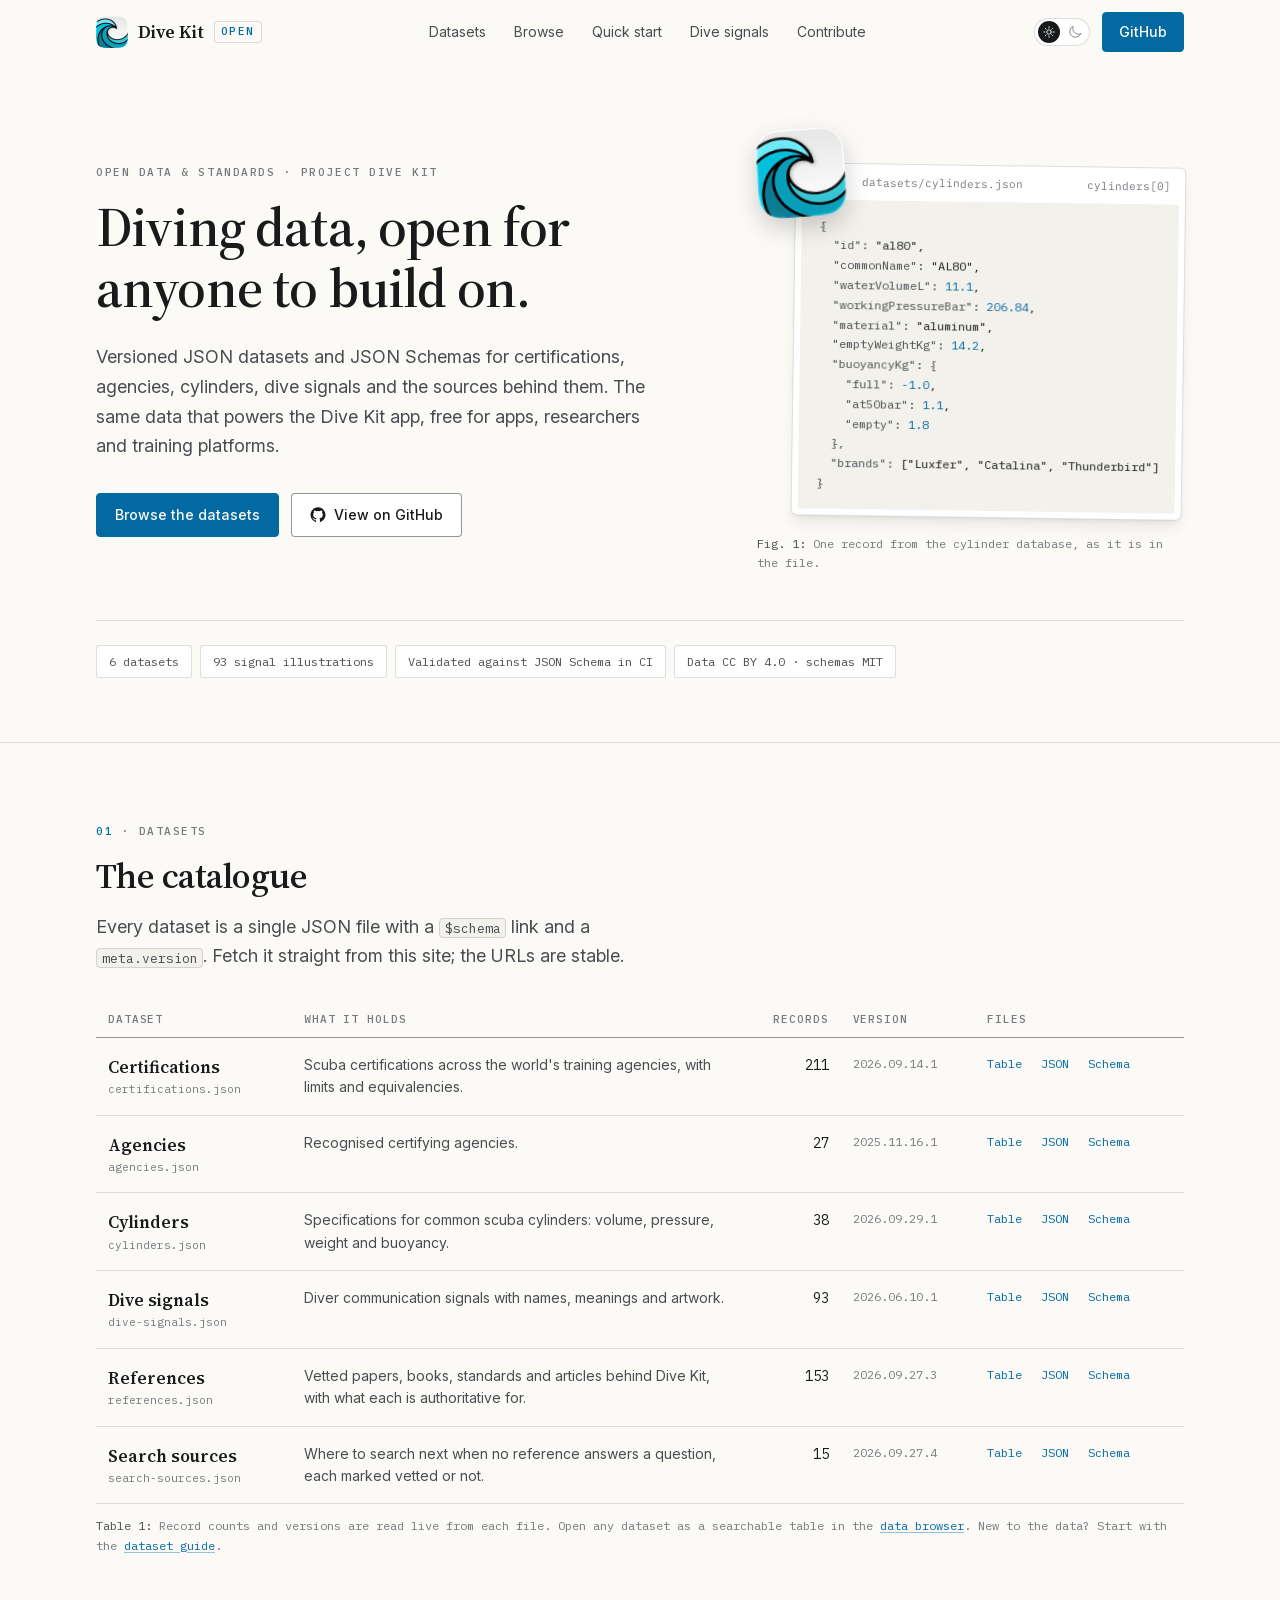
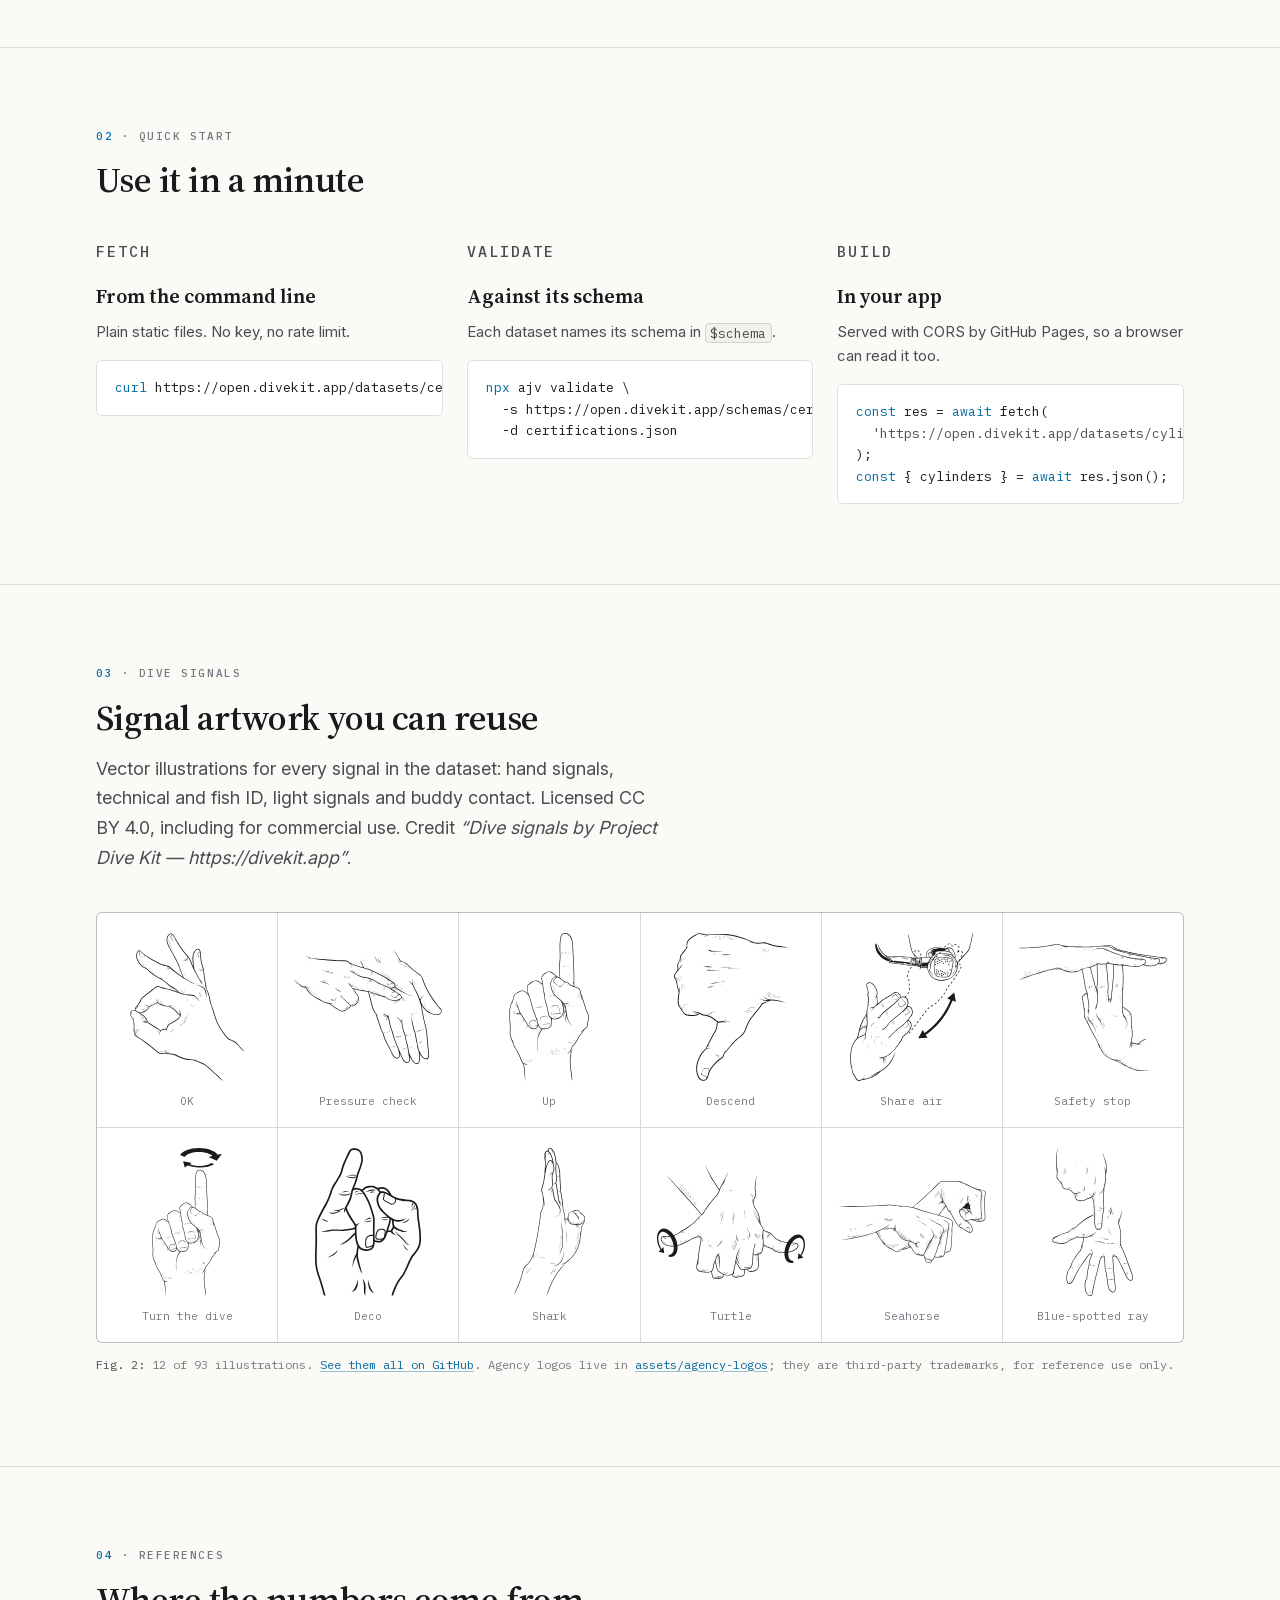
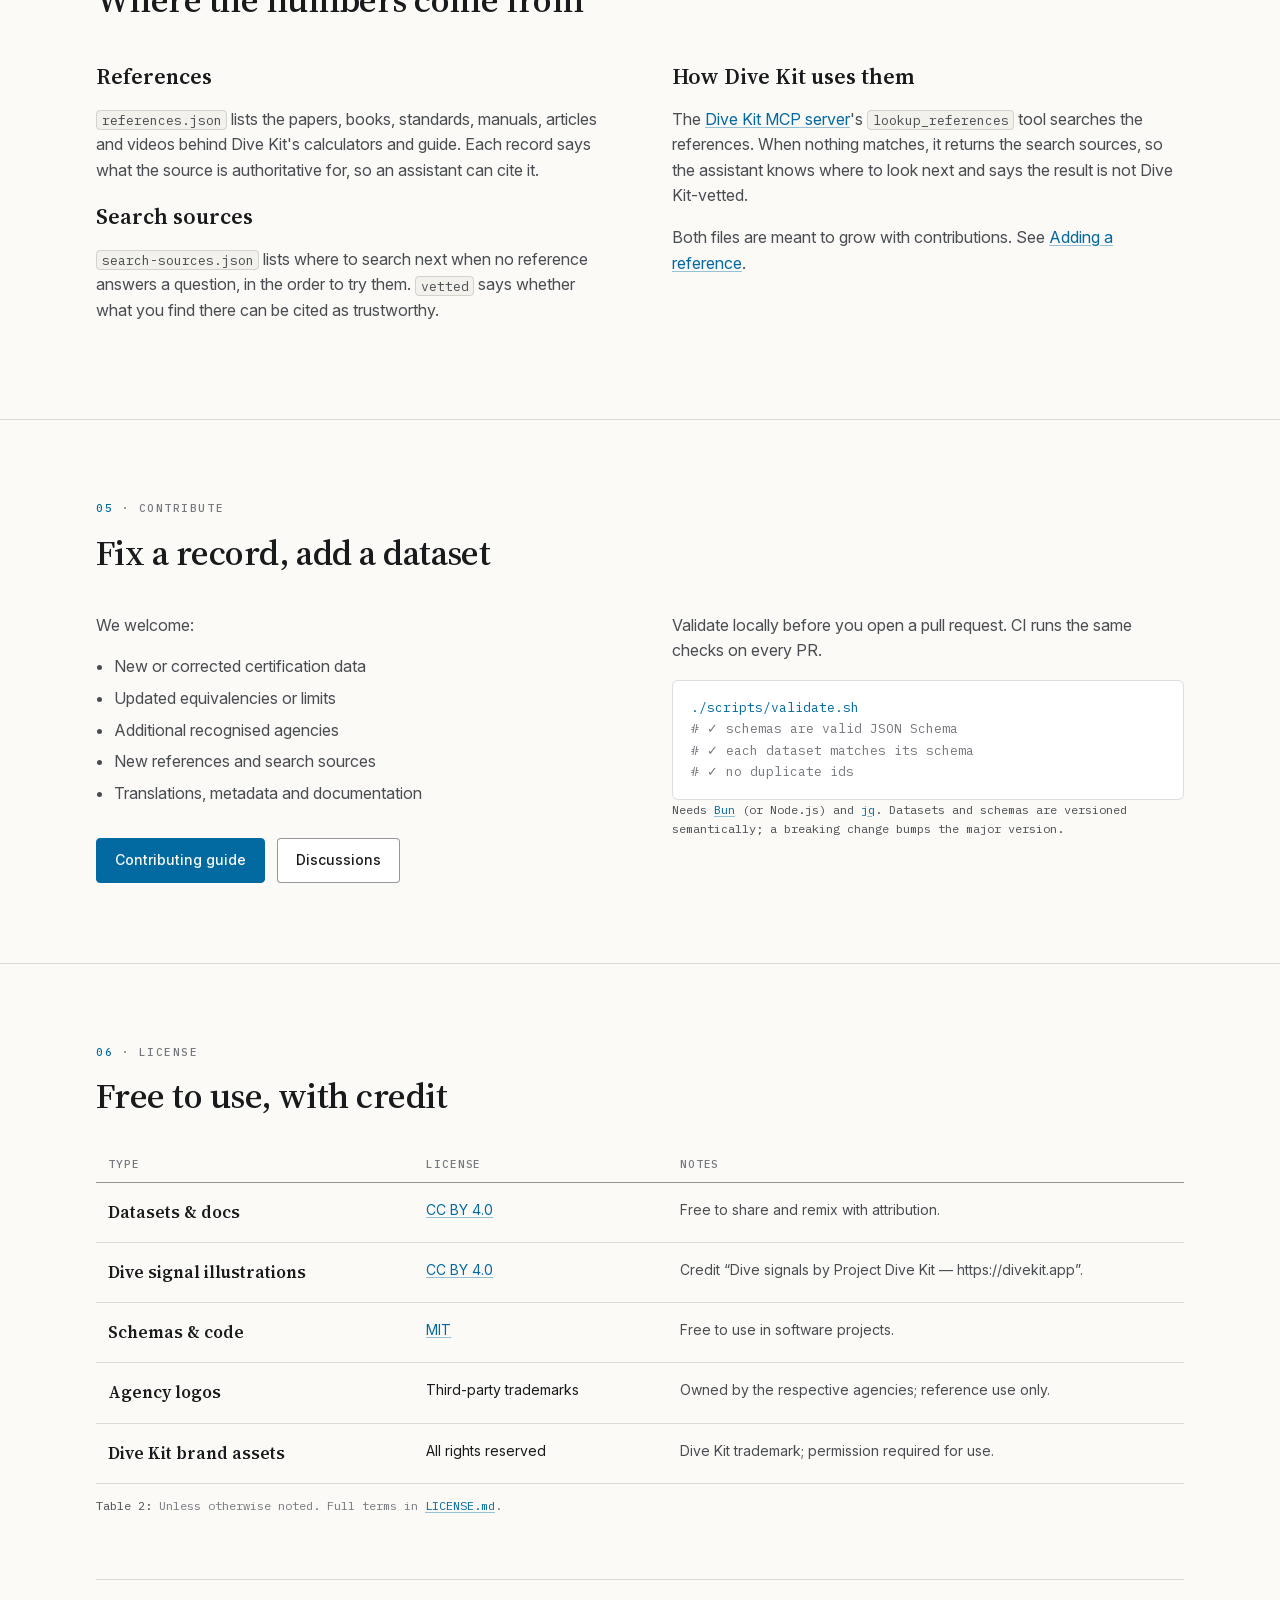
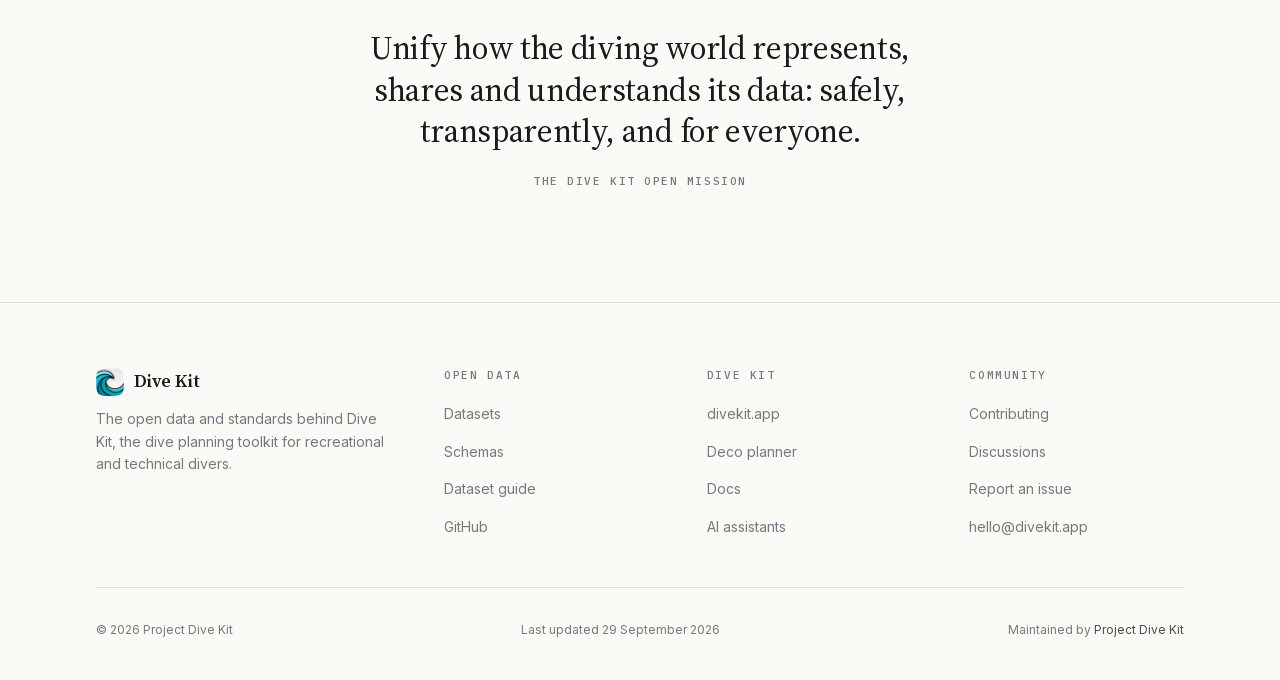
<file: index.html>
<!doctype html>
<html lang="en">
  <head>
    <meta charset="UTF-8" />
    <meta name="viewport" content="width=device-width, initial-scale=1.0" />
    <title>Dive Kit Open: open diving data and schemas</title>
    <meta
      name="description"
      content="Open, versioned JSON datasets and JSON Schemas for the diving community: certifications, agencies, cylinders, dive signals, references and search sources." />
    <meta name="theme-color" content="#fbfaf7" />
    <link rel="canonical" href="https://open.divekit.app/" />

    <link rel="icon" type="image/png" href="/assets/divekit/favicon.png" media="(prefers-color-scheme: light)" />
    <link rel="icon" type="image/png" href="/assets/divekit/favicon-dark.png" media="(prefers-color-scheme: dark)" />
    <link rel="apple-touch-icon" href="/assets/divekit/apple-touch-icon.png" />

    <meta property="og:title" content="Dive Kit Open: open diving data and schemas" />
    <meta property="og:description" content="Open data, schemas and public standards for the diving community." />
    <meta property="og:image" content="https://open.divekit.app/assets/divekit/logo-squircle-light.png" />
    <meta property="og:url" content="https://open.divekit.app/" />
    <meta property="og:type" content="website" />

    <!-- Apply the theme before first paint (site.js keeps it in sync afterwards) -->
    <script>
      (function () {
        var t = new URLSearchParams(location.search).get('theme');
        if (t === 'dark' || (t !== 'light' && matchMedia('(prefers-color-scheme: dark)').matches))
          document.documentElement.classList.add('dark');
      })();
    </script>
    <link rel="preload" href="/assets/fonts/InterVariable-latin.woff2" as="font" type="font/woff2" crossorigin />
    <link rel="preload" href="/assets/fonts/SourceSerif4Variable-latin.woff2" as="font" type="font/woff2" crossorigin />
    <link rel="stylesheet" href="/assets/site.css" />
    <style>
      section {
        padding: 3.5rem 0;
      }
      @media (min-width: 640px) {
        section {
          padding: 5rem 0;
        }
      }
      section + section {
        border-top: 1px solid var(--rule);
      }
      .section-head {
        display: grid;
        gap: 1rem;
        margin-bottom: 2.5rem;
      }
      .section-head h2 {
        font-size: 1.875rem;
      }
      @media (min-width: 640px) {
        .section-head h2 {
          font-size: 2.25rem;
        }
      }
      .section-head p {
        margin: 0;
      }

      .masthead-grid > *,
      .steps > *,
      .split > * {
        min-width: 0;
      }

      /* Masthead */
      .masthead {
        padding: 2.5rem 0 3rem;
      }
      @media (min-width: 640px) {
        .masthead {
          padding: 4rem 0 4rem;
        }
      }
      .masthead-grid {
        display: grid;
        gap: 3rem;
        align-items: center;
      }
      @media (min-width: 1024px) {
        .masthead-grid {
          grid-template-columns: 7fr 5fr;
          gap: 4rem;
        }
      }
      .masthead h1 {
        margin-top: 1rem;
        font-size: 2.5rem;
      }
      @media (min-width: 640px) {
        .masthead h1 {
          font-size: 3.25rem;
        }
      }
      @media (min-width: 1024px) {
        .masthead h1 {
          font-size: 3.5rem;
        }
      }
      .masthead .lead {
        margin: 1.5rem 0 0;
      }
      .actions {
        display: flex;
        flex-wrap: wrap;
        gap: 0.75rem;
        margin-top: 2rem;
      }

      .fig {
        margin: 0;
        max-width: 30rem;
        justify-self: center;
        width: 100%;
      }
      .fig-stage {
        position: relative;
        padding: 2.25rem 0 0 2.25rem;
      }
      .plate {
        border: 1px solid var(--rule);
        background: var(--paper-raised);
        border-radius: 6px;
        padding: 0.375rem;
        box-shadow: 0 10px 15px -3px rgb(0 0 0 / 0.08), 0 4px 6px -4px rgb(0 0 0 / 0.08);
        transform: rotate(0.8deg);
      }
      .plate pre {
        border: 0;
        background: var(--paper-tint);
        border-radius: 3px;
        font-size: 0.75rem;
      }
      .plate .file {
        display: flex;
        justify-content: space-between;
        padding: 0.25rem 0.5rem 0.5rem 3.75rem;
        font-family: var(--mono);
        font-size: 0.6875rem;
        color: var(--ink-muted);
      }
      pre .p {
        color: var(--ink-secondary);
      }
      pre .n {
        color: var(--accent);
      }
      .fig-icon {
        position: absolute;
        top: 0;
        left: 0;
        width: 5.5rem;
        height: 5.5rem;
        z-index: 1;
        transform: rotate(-4deg);
        filter: drop-shadow(0 10px 12px rgb(0 0 0 / 0.18));
      }
      .fig .figure-caption {
        margin-top: 1rem;
      }

      .chips {
        list-style: none;
        display: flex;
        flex-wrap: wrap;
        gap: 0.5rem;
        margin: 3rem 0 0;
        padding: 1.5rem 0 0;
        border-top: 1px solid var(--rule);
      }
      .chips a,
      .chips span {
        display: inline-block;
        border: 1px solid var(--rule);
        background: var(--paper-raised);
        border-radius: 3px;
        padding: 0.375rem 0.75rem;
        font-family: var(--mono);
        font-size: 0.75rem;
        color: var(--ink-secondary);
        text-decoration: none;
        transition: border-color 0.2s, color 0.2s;
      }
      .chips a:hover {
        border-color: var(--accent);
        color: var(--accent);
      }

      /* Dataset catalogue */
      .table-scroll {
        overflow-x: auto;
      }
      .data-table {
        width: 100%;
        min-width: 44rem;
        border-collapse: collapse;
        font-size: 0.875rem;
      }
      .data-table th {
        font-family: var(--mono);
        font-size: 0.6875rem;
        font-weight: 500;
        letter-spacing: 0.08em;
        text-transform: uppercase;
        text-align: left;
        color: var(--ink-muted);
        padding: 0 0.75rem 0.5rem;
        border-bottom: 1px solid var(--rule-strong);
      }
      .data-table td {
        padding: 1rem 0.75rem;
        border-bottom: 1px solid var(--rule);
        vertical-align: top;
      }
      .data-table .num {
        font-family: var(--mono);
        font-variant-numeric: tabular-nums;
        text-align: right;
        white-space: nowrap;
      }
      .data-table td.name {
        font-family: var(--serif);
        font-size: 1.0625rem;
        font-weight: 600;
        white-space: nowrap;
      }
      .data-table td.name small {
        display: block;
        font-family: var(--mono);
        font-size: 0.6875rem;
        font-weight: 400;
        color: var(--ink-muted);
      }
      .data-table td.desc {
        color: var(--ink-secondary);
        max-width: 40ch;
      }
      .data-table td.ver {
        font-family: var(--mono);
        font-size: 0.75rem;
        color: var(--ink-muted);
        white-space: nowrap;
      }
      .data-table td.links {
        white-space: nowrap;
        font-family: var(--mono);
        font-size: 0.75rem;
      }
      .data-table td.links a {
        text-decoration: none;
      }
      .data-table td.links a + a {
        margin-left: 0.75rem;
      }
      .table-note {
        margin-top: 0.75rem;
      }

      /* Quick start */
      .steps {
        display: grid;
        gap: 1.5rem;
      }
      @media (min-width: 900px) {
        .steps {
          grid-template-columns: repeat(3, minmax(0, 1fr));
        }
      }
      .step h3 {
        font-family: var(--serif);
        font-size: 1.25rem;
        font-weight: 600;
        margin: 0.5rem 0 0.5rem;
      }
      .step p {
        margin: 0 0 1rem;
        font-size: 0.9375rem;
        color: var(--ink-secondary);
      }

      /* Signals gallery: masked SVGs take the ink colour in both themes */
      .signals {
        display: grid;
        grid-template-columns: repeat(2, minmax(0, 1fr));
        gap: 1px;
        background: var(--rule);
        border: 1px solid var(--rule);
        border-radius: 6px;
        overflow: hidden;
        list-style: none;
        margin: 0;
        padding: 0;
      }
      @media (min-width: 640px) {
        .signals {
          grid-template-columns: repeat(4, minmax(0, 1fr));
        }
      }
      @media (min-width: 1024px) {
        .signals {
          grid-template-columns: repeat(6, minmax(0, 1fr));
        }
      }
      .signals li {
        background: var(--paper-raised);
        padding: 1.25rem 1rem 1rem;
        display: flex;
        flex-direction: column;
        align-items: center;
        gap: 0.75rem;
      }
      .signals i {
        display: block;
        width: 100%;
        aspect-ratio: 1;
        background: var(--ink);
        -webkit-mask: var(--src) center / contain no-repeat;
        mask: var(--src) center / contain no-repeat;
      }
      .signals span {
        font-family: var(--mono);
        font-size: 0.6875rem;
        color: var(--ink-muted);
        text-align: center;
      }

      /* Two-up prose blocks */
      .split {
        display: grid;
        gap: 2.5rem;
      }
      @media (min-width: 900px) {
        .split {
          grid-template-columns: 1fr 1fr;
          gap: 4rem;
        }
      }
      .split h3 {
        font-family: var(--serif);
        font-size: 1.375rem;
        font-weight: 600;
        margin: 0 0 0.75rem;
      }
      .split p,
      .split li {
        color: var(--ink-secondary);
      }
      .split p {
        margin: 0 0 1rem;
      }
      .split ul {
        padding-left: 1.125rem;
        margin: 0 0 1rem;
      }
      .split li {
        margin-bottom: 0.375rem;
      }

      .pull {
        margin: 0;
        padding: 3rem 0 0;
        border-top: 1px solid var(--rule);
        text-align: center;
      }
      .pull blockquote {
        margin: 0 auto;
        max-width: 34ch;
        font-family: var(--serif);
        font-size: 1.625rem;
        line-height: 1.3;
        font-style: normal;
        letter-spacing: -0.01em;
      }
      @media (min-width: 640px) {
        .pull blockquote {
          font-size: 2rem;
        }
      }
      .pull figcaption {
        margin-top: 1.25rem;
      }
    </style>
  </head>
  <body>
    <header class="site-header">
      <div class="wrap bar">
        <a class="brand" href="/" aria-label="Dive Kit Open home">
          <img class="logo-light" src="/assets/divekit/logo-squircle-light.png" alt="" width="32" height="32" />
          <img class="logo-dark" src="/assets/divekit/logo-squircle-dark.png" alt="" width="32" height="32" />
          <span class="brand-name">Dive Kit</span>
          <span class="brand-tag">Open</span>
        </a>
        <nav class="nav" aria-label="Sections">
          <a href="#datasets">Datasets</a>
          <a href="/view.html">Browse</a>
          <a href="#quick-start">Quick start</a>
          <a href="#signals">Dive signals</a>
          <a href="#contribute">Contribute</a>
        </nav>
        <div class="header-actions">
          <button class="theme-switch" role="switch" aria-checked="false" aria-label="Toggle dark mode">
            <span class="thumb"></span>
            <svg class="sun" fill="none" viewBox="0 0 24 24" stroke="currentColor" stroke-width="1.5" aria-hidden="true">
              <path stroke-linecap="round" stroke-linejoin="round" d="M12 3v2.25m6.364.386l-1.591 1.591M21 12h-2.25m-.386 6.364l-1.591-1.591M12 18.75V21m-4.773-4.227l-1.591 1.591M5.25 12H3m4.227-4.773L5.636 5.636M15.75 12a3.75 3.75 0 11-7.5 0 3.75 3.75 0 017.5 0z" />
            </svg>
            <svg class="moon" fill="none" viewBox="0 0 24 24" stroke="currentColor" stroke-width="1.5" aria-hidden="true">
              <path stroke-linecap="round" stroke-linejoin="round" d="M21.752 15.002A9.718 9.718 0 0118 15.75c-5.385 0-9.75-4.365-9.75-9.75 0-1.33.266-2.597.748-3.752A9.753 9.753 0 003 11.25C3 16.635 7.365 21 12.75 21a9.753 9.753 0 009.002-5.998z" />
            </svg>
          </button>
          <a class="btn" href="https://github.com/majani-plus/divekit-open-data">GitHub</a>
        </div>
      </div>
    </header>

    <main>
      <section class="masthead">
        <div class="wrap">
          <div class="masthead-grid">
            <div>
              <p class="eyebrow">Open data &amp; standards · Project Dive Kit</p>
              <h1 class="display">Diving data, open for anyone to build on.</h1>
              <p class="lead">
                Versioned JSON datasets and JSON Schemas for certifications, agencies, cylinders, dive signals and the
                sources behind them. The same data that powers the Dive Kit app, free for apps, researchers and
                training platforms.
              </p>
              <div class="actions">
                <a class="btn" href="/view.html">Browse the datasets</a>
                <a class="btn ghost" href="https://github.com/majani-plus/divekit-open-data">
                  <svg viewBox="0 0 24 24" fill="currentColor" aria-hidden="true">
                    <path d="M12 .5C5.73.5.75 5.48.75 11.75c0 4.97 3.22 9.18 7.69 10.67.56.1.77-.24.77-.54v-1.9c-3.13.68-3.79-1.51-3.79-1.51-.51-1.3-1.25-1.65-1.25-1.65-1.02-.7.08-.69.08-.69 1.13.08 1.72 1.16 1.72 1.16 1 1.72 2.63 1.22 3.28.93.1-.73.39-1.22.71-1.5-2.5-.28-5.13-1.25-5.13-5.57 0-1.23.44-2.24 1.16-3.03-.12-.28-.5-1.43.11-2.99 0 0 .95-.3 3.1 1.16a10.7 10.7 0 0 1 5.64 0c2.15-1.46 3.1-1.16 3.1-1.16.61 1.56.23 2.71.11 2.99.72.79 1.16 1.8 1.16 3.03 0 4.33-2.64 5.28-5.15 5.56.4.35.76 1.03.76 2.08v3.09c0 .3.2.65.78.54 4.46-1.49 7.68-5.7 7.68-10.67C23.25 5.48 18.27.5 12 .5z" />
                  </svg>
                  View on GitHub
                </a>
              </div>
            </div>

            <figure class="fig">
              <div class="fig-stage">
                <img class="fig-icon logo-light" src="/assets/divekit/logo-squircle-light.png" alt="" width="88" height="88" />
                <img class="fig-icon logo-dark" src="/assets/divekit/logo-squircle-dark.png" alt="" width="88" height="88" />
                <div class="plate">
                  <div class="file"><span>datasets/cylinders.json</span><span>cylinders[0]</span></div>
<pre><span class="p">{</span>
  <span class="p">"id":</span> "al80",
  <span class="p">"commonName":</span> "AL80",
  <span class="p">"waterVolumeL":</span> <span class="n">11.1</span>,
  <span class="p">"workingPressureBar":</span> <span class="n">206.84</span>,
  <span class="p">"material":</span> "aluminum",
  <span class="p">"emptyWeightKg":</span> <span class="n">14.2</span>,
  <span class="p">"buoyancyKg":</span> <span class="p">{</span>
    <span class="p">"full":</span> <span class="n">-1.0</span>,
    <span class="p">"at50bar":</span> <span class="n">1.1</span>,
    <span class="p">"empty":</span> <span class="n">1.8</span>
  <span class="p">},</span>
  <span class="p">"brands":</span> ["Luxfer", "Catalina", "Thunderbird"]
<span class="p">}</span></pre>
                </div>
              </div>
              <figcaption class="figure-caption"><b>Fig. 1:</b> One record from the cylinder database, as it is in the file.</figcaption>
            </figure>
          </div>

          <ul class="chips">
            <li><a href="#datasets">6 datasets</a></li>
            <li><a href="#signals">93 signal illustrations</a></li>
            <li><a href="#contribute">Validated against JSON Schema in CI</a></li>
            <li><a href="#license">Data CC BY 4.0 · schemas MIT</a></li>
          </ul>
        </div>
      </section>

      <section id="datasets">
        <div class="wrap">
          <div class="section-head">
            <p class="eyebrow"><span class="num">01</span> · Datasets</p>
            <h2 class="display">The catalogue</h2>
            <p class="lead">
              Every dataset is a single JSON file with a <code>$schema</code> link and a <code>meta.version</code>. Fetch
              it straight from this site; the URLs are stable.
            </p>
          </div>

          <div class="table-scroll">
            <table class="data-table">
              <thead>
                <tr>
                  <th>Dataset</th>
                  <th>What it holds</th>
                  <th class="num">Records</th>
                  <th>Version</th>
                  <th>Files</th>
                </tr>
              </thead>
              <tbody>
                <tr data-file="certifications" data-key="certifications">
                  <td class="name">Certifications<small>certifications.json</small></td>
                  <td class="desc">Scuba certifications across the world's training agencies, with limits and equivalencies.</td>
                  <td class="num" data-count>—</td>
                  <td class="ver" data-version>—</td>
                  <td class="links">
                    <a href="/view.html?d=certifications">Table</a>
                    <a href="/datasets/certifications.json">JSON</a>
                    <a href="/schemas/certifications/dive-certifications.schema.v1.0.0.json">Schema</a>
                  </td>
                </tr>
                <tr data-file="agencies" data-key="agencies">
                  <td class="name">Agencies<small>agencies.json</small></td>
                  <td class="desc">Recognised certifying agencies.</td>
                  <td class="num" data-count>—</td>
                  <td class="ver" data-version>—</td>
                  <td class="links">
                    <a href="/view.html?d=agencies">Table</a>
                    <a href="/datasets/agencies.json">JSON</a>
                    <a href="/schemas/agencies/agencies.schema.v1.0.0.json">Schema</a>
                  </td>
                </tr>
                <tr data-file="cylinders" data-key="cylinders">
                  <td class="name">Cylinders<small>cylinders.json</small></td>
                  <td class="desc">Specifications for common scuba cylinders: volume, pressure, weight and buoyancy.</td>
                  <td class="num" data-count>—</td>
                  <td class="ver" data-version>—</td>
                  <td class="links">
                    <a href="/view.html?d=cylinders">Table</a>
                    <a href="/datasets/cylinders.json">JSON</a>
                    <a href="/schemas/cylinders/cylinders.schema.v1.0.0.json">Schema</a>
                  </td>
                </tr>
                <tr data-file="dive-signals" data-key="signals">
                  <td class="name">Dive signals<small>dive-signals.json</small></td>
                  <td class="desc">Diver communication signals with names, meanings and artwork.</td>
                  <td class="num" data-count>—</td>
                  <td class="ver" data-version>—</td>
                  <td class="links">
                    <a href="/view.html?d=dive-signals">Table</a>
                    <a href="/datasets/dive-signals.json">JSON</a>
                    <a href="/schemas/dive-signals/dive-signals.schema.v1.0.0.json">Schema</a>
                  </td>
                </tr>
                <tr data-file="references" data-key="references">
                  <td class="name">References<small>references.json</small></td>
                  <td class="desc">Vetted papers, books, standards and articles behind Dive Kit, with what each is authoritative for.</td>
                  <td class="num" data-count>—</td>
                  <td class="ver" data-version>—</td>
                  <td class="links">
                    <a href="/view.html?d=references">Table</a>
                    <a href="/datasets/references.json">JSON</a>
                    <a href="/schemas/references/references.schema.v1.1.0.json">Schema</a>
                  </td>
                </tr>
                <tr data-file="search-sources" data-key="sources">
                  <td class="name">Search sources<small>search-sources.json</small></td>
                  <td class="desc">Where to search next when no reference answers a question, each marked vetted or not.</td>
                  <td class="num" data-count>—</td>
                  <td class="ver" data-version>—</td>
                  <td class="links">
                    <a href="/view.html?d=search-sources">Table</a>
                    <a href="/datasets/search-sources.json">JSON</a>
                    <a href="/schemas/search-sources/search-sources.schema.v1.0.0.json">Schema</a>
                  </td>
                </tr>
              </tbody>
            </table>
          </div>
          <p class="figure-caption table-note">
            <b>Table 1:</b> Record counts and versions are read live from each file. Open any dataset as a
            searchable table in the <a href="/view.html">data browser</a>. New to the data? Start with the
            <a href="https://github.com/majani-plus/divekit-open-data/blob/main/docs/DATASETS.md">dataset guide</a>.
          </p>
        </div>
      </section>

      <section id="quick-start">
        <div class="wrap">
          <div class="section-head">
            <p class="eyebrow"><span class="num">02</span> · Quick start</p>
            <h2 class="display">Use it in a minute</h2>
          </div>
          <div class="steps">
            <div class="step">
              <p class="eyebrow">Fetch</p>
              <h3>From the command line</h3>
              <p>Plain static files. No key, no rate limit.</p>
<pre><span class="k">curl</span> https://open.divekit.app/datasets/certifications.json</pre>
            </div>
            <div class="step">
              <p class="eyebrow">Validate</p>
              <h3>Against its schema</h3>
              <p>Each dataset names its schema in <code>$schema</code>.</p>
<pre><span class="k">npx</span> ajv validate \
  -s https://open.divekit.app/schemas/certifications/dive-certifications.schema.v1.0.0.json \
  -d certifications.json</pre>
            </div>
            <div class="step">
              <p class="eyebrow">Build</p>
              <h3>In your app</h3>
              <p>Served with CORS by GitHub Pages, so a browser can read it too.</p>
<pre><span class="k">const</span> res = <span class="k">await</span> fetch(
  <span class="p">'https://open.divekit.app/datasets/cylinders.json'</span>
);
<span class="k">const</span> { cylinders } = <span class="k">await</span> res.json();</pre>
            </div>
          </div>
        </div>
      </section>

      <section id="signals">
        <div class="wrap">
          <div class="section-head">
            <p class="eyebrow"><span class="num">03</span> · Dive signals</p>
            <h2 class="display">Signal artwork you can reuse</h2>
            <p class="lead">
              Vector illustrations for every signal in the dataset: hand signals, technical and fish ID, light signals
              and buddy contact. Licensed CC BY 4.0, including for commercial use. Credit
              <em>“Dive signals by Project Dive Kit — https://divekit.app”</em>.
            </p>
          </div>
          <ul class="signals">
            <li><i style="--src: url(/assets/dive-signals/hand/core/ok.svg)"></i><span>OK</span></li>
            <li><i style="--src: url(/assets/dive-signals/hand/core/pressure-check.svg)"></i><span>Pressure check</span></li>
            <li><i style="--src: url(/assets/dive-signals/hand/core/up.svg)"></i><span>Up</span></li>
            <li><i style="--src: url(/assets/dive-signals/hand/core/descend-go-down.svg)"></i><span>Descend</span></li>
            <li><i style="--src: url(/assets/dive-signals/hand/core/share-air.svg)"></i><span>Share air</span></li>
            <li><i style="--src: url(/assets/dive-signals/hand/core/safety-stop.svg)"></i><span>Safety stop</span></li>
            <li><i style="--src: url(/assets/dive-signals/hand/core/turn-around.svg)"></i><span>Turn the dive</span></li>
            <li><i style="--src: url(/assets/dive-signals/hand/technical/deco.svg)"></i><span>Deco</span></li>
            <li><i style="--src: url(/assets/dive-signals/hand/fish-id/shark.svg)"></i><span>Shark</span></li>
            <li><i style="--src: url(/assets/dive-signals/hand/fish-id/turtle.svg)"></i><span>Turtle</span></li>
            <li><i style="--src: url(/assets/dive-signals/hand/fish-id/seahorse.svg)"></i><span>Seahorse</span></li>
            <li><i style="--src: url(/assets/dive-signals/hand/fish-id/blue-spotted-ray.svg)"></i><span>Blue-spotted ray</span></li>
          </ul>
          <p class="figure-caption table-note">
            <b>Fig. 2:</b> 12 of 93 illustrations.
            <a href="https://github.com/majani-plus/divekit-open-data/tree/main/assets/dive-signals">See them all on GitHub</a>.
            Agency logos live in
            <a href="https://github.com/majani-plus/divekit-open-data/tree/main/assets/agency-logos">assets/agency-logos</a>;
            they are third-party trademarks, for reference use only.
          </p>
        </div>
      </section>

      <section id="references">
        <div class="wrap">
          <div class="section-head">
            <p class="eyebrow"><span class="num">04</span> · References</p>
            <h2 class="display">Where the numbers come from</h2>
          </div>
          <div class="split">
            <div>
              <h3>References</h3>
              <p>
                <code>references.json</code> lists the papers, books, standards, manuals, articles and videos behind Dive
                Kit's calculators and guide. Each record says what the source is authoritative for, so an assistant can
                cite it.
              </p>
              <h3>Search sources</h3>
              <p>
                <code>search-sources.json</code> lists where to search next when no reference answers a question, in the
                order to try them. <code>vetted</code> says whether what you find there can be cited as trustworthy.
              </p>
            </div>
            <div>
              <h3>How Dive Kit uses them</h3>
              <p>
                The <a href="https://divekit.app/ai">Dive Kit MCP server</a>'s <code>lookup_references</code> tool searches
                the references. When nothing matches, it returns the search sources, so the assistant knows where to look
                next and says the result is not Dive Kit-vetted.
              </p>
              <p>
                Both files are meant to grow with contributions. See
                <a href="https://github.com/majani-plus/divekit-open-data/blob/main/CONTRIBUTING.md#-adding-a-reference">Adding a reference</a>.
              </p>
            </div>
          </div>
        </div>
      </section>

      <section id="contribute">
        <div class="wrap">
          <div class="section-head">
            <p class="eyebrow"><span class="num">05</span> · Contribute</p>
            <h2 class="display">Fix a record, add a dataset</h2>
          </div>
          <div class="split">
            <div>
              <p>We welcome:</p>
              <ul>
                <li>New or corrected certification data</li>
                <li>Updated equivalencies or limits</li>
                <li>Additional recognised agencies</li>
                <li>New references and search sources</li>
                <li>Translations, metadata and documentation</li>
              </ul>
              <div class="actions">
                <a class="btn" href="https://github.com/majani-plus/divekit-open-data/blob/main/CONTRIBUTING.md">Contributing guide</a>
                <a class="btn ghost" href="https://github.com/majani-plus/divekit-open-data/discussions">Discussions</a>
              </div>
            </div>
            <div>
              <p>Validate locally before you open a pull request. CI runs the same checks on every PR.</p>
<pre><span class="k">./scripts/validate.sh</span>
<span class="c"># ✓ schemas are valid JSON Schema
# ✓ each dataset matches its schema
# ✓ no duplicate ids</span></pre>
              <p class="figure-caption table-note">
                Needs <a href="https://bun.sh">Bun</a> (or Node.js) and <a href="https://jqlang.github.io/jq/">jq</a>.
                Datasets and schemas are versioned semantically; a breaking change bumps the major version.
              </p>
            </div>
          </div>
        </div>
      </section>

      <section id="license">
        <div class="wrap">
          <div class="section-head">
            <p class="eyebrow"><span class="num">06</span> · License</p>
            <h2 class="display">Free to use, with credit</h2>
          </div>
          <div class="table-scroll">
            <table class="data-table">
              <thead>
                <tr>
                  <th>Type</th>
                  <th>License</th>
                  <th>Notes</th>
                </tr>
              </thead>
              <tbody>
                <tr>
                  <td class="name">Datasets &amp; docs</td>
                  <td><a href="https://creativecommons.org/licenses/by/4.0/">CC BY 4.0</a></td>
                  <td class="desc">Free to share and remix with attribution.</td>
                </tr>
                <tr>
                  <td class="name">Dive signal illustrations</td>
                  <td><a href="https://creativecommons.org/licenses/by/4.0/">CC BY 4.0</a></td>
                  <td class="desc">Credit “Dive signals by Project Dive Kit — https://divekit.app”.</td>
                </tr>
                <tr>
                  <td class="name">Schemas &amp; code</td>
                  <td><a href="https://opensource.org/licenses/MIT">MIT</a></td>
                  <td class="desc">Free to use in software projects.</td>
                </tr>
                <tr>
                  <td class="name">Agency logos</td>
                  <td>Third-party trademarks</td>
                  <td class="desc">Owned by the respective agencies; reference use only.</td>
                </tr>
                <tr>
                  <td class="name">Dive Kit brand assets</td>
                  <td>All rights reserved</td>
                  <td class="desc">Dive Kit trademark; permission required for use.</td>
                </tr>
              </tbody>
            </table>
          </div>
          <p class="figure-caption table-note">
            <b>Table 2:</b> Unless otherwise noted. Full terms in
            <a href="https://github.com/majani-plus/divekit-open-data/blob/main/LICENSE.md">LICENSE.md</a>.
          </p>

          <figure class="pull" style="margin-top: 4rem">
            <blockquote>
              Unify how the diving world represents, shares and understands its data: safely, transparently, and for
              everyone.
            </blockquote>
            <figcaption class="eyebrow">The Dive Kit Open mission</figcaption>
          </figure>
        </div>
      </section>
    </main>

    <footer class="site-footer">
      <div class="wrap">
        <div class="footer-grid">
          <div>
            <a class="brand" href="https://divekit.app">
              <img class="logo-light" src="/assets/divekit/logo-squircle-light.png" alt="" width="28" height="28" />
              <img class="logo-dark" src="/assets/divekit/logo-squircle-dark.png" alt="" width="28" height="28" />
              <span class="brand-name">Dive Kit</span>
            </a>
            <p>The open data and standards behind Dive Kit, the dive planning toolkit for recreational and technical divers.</p>
          </div>
          <div>
            <h3 class="eyebrow">Open data</h3>
            <ul>
              <li><a href="#datasets">Datasets</a></li>
              <li><a href="https://github.com/majani-plus/divekit-open-data/tree/main/schemas">Schemas</a></li>
              <li><a href="https://github.com/majani-plus/divekit-open-data/blob/main/docs/DATASETS.md">Dataset guide</a></li>
              <li><a href="https://github.com/majani-plus/divekit-open-data">GitHub</a></li>
            </ul>
          </div>
          <div>
            <h3 class="eyebrow">Dive Kit</h3>
            <ul>
              <li><a href="https://divekit.app">divekit.app</a></li>
              <li><a href="https://divekit.app/deco-planner">Deco planner</a></li>
              <li><a href="https://divekit.app/docs">Docs</a></li>
              <li><a href="https://divekit.app/ai">AI assistants</a></li>
            </ul>
          </div>
          <div>
            <h3 class="eyebrow">Community</h3>
            <ul>
              <li><a href="https://github.com/majani-plus/divekit-open-data/blob/main/CONTRIBUTING.md">Contributing</a></li>
              <li><a href="https://github.com/majani-plus/divekit-open-data/discussions">Discussions</a></li>
              <li><a href="https://github.com/majani-plus/divekit-open-data/issues">Report an issue</a></li>
              <li><a href="mailto:hello@divekit.app">hello@divekit.app</a></li>
            </ul>
          </div>
        </div>
        <div class="footer-bottom">
          <span>&copy; <span data-year>2026</span> Project Dive Kit</span>
          <span>Last updated <time data-updated datetime="2026-09-29">29 September 2026</time></span>
          <span>Maintained by <a href="https://github.com/lazuli-global">Project Dive Kit</a></span>
        </div>
      </div>
    </footer>

    <script src="/assets/site.js"></script>
    <script>
      document.querySelector('[data-year]').textContent = new Date().getFullYear();
      // Fill record counts and versions from the live files; the table reads fine without them.
      // The same fetches give "Last updated": the newest meta.generated_at (the baked date is the no-JS fallback).
      const updated = document.querySelector('[data-updated]');
      document.querySelectorAll('tr[data-file]').forEach(async (row) => {
        try {
          const data = await (await fetch(`/datasets/${row.dataset.file}.json`)).json();
          row.querySelector('[data-count]').textContent = data[row.dataset.key].length.toLocaleString('en');
          row.querySelector('[data-version]').textContent = data.meta.version;
          const day = String(data.meta.generated_at).slice(0, 10);
          if (updated && day > updated.dateTime) {
            updated.dateTime = day;
            updated.textContent = new Date(`${day}T00:00:00Z`).toLocaleDateString('en-GB', { day: 'numeric', month: 'long', year: 'numeric', timeZone: 'UTC' });
          }
        } catch {}
      });
    </script>
  </body>
</html>
</file>
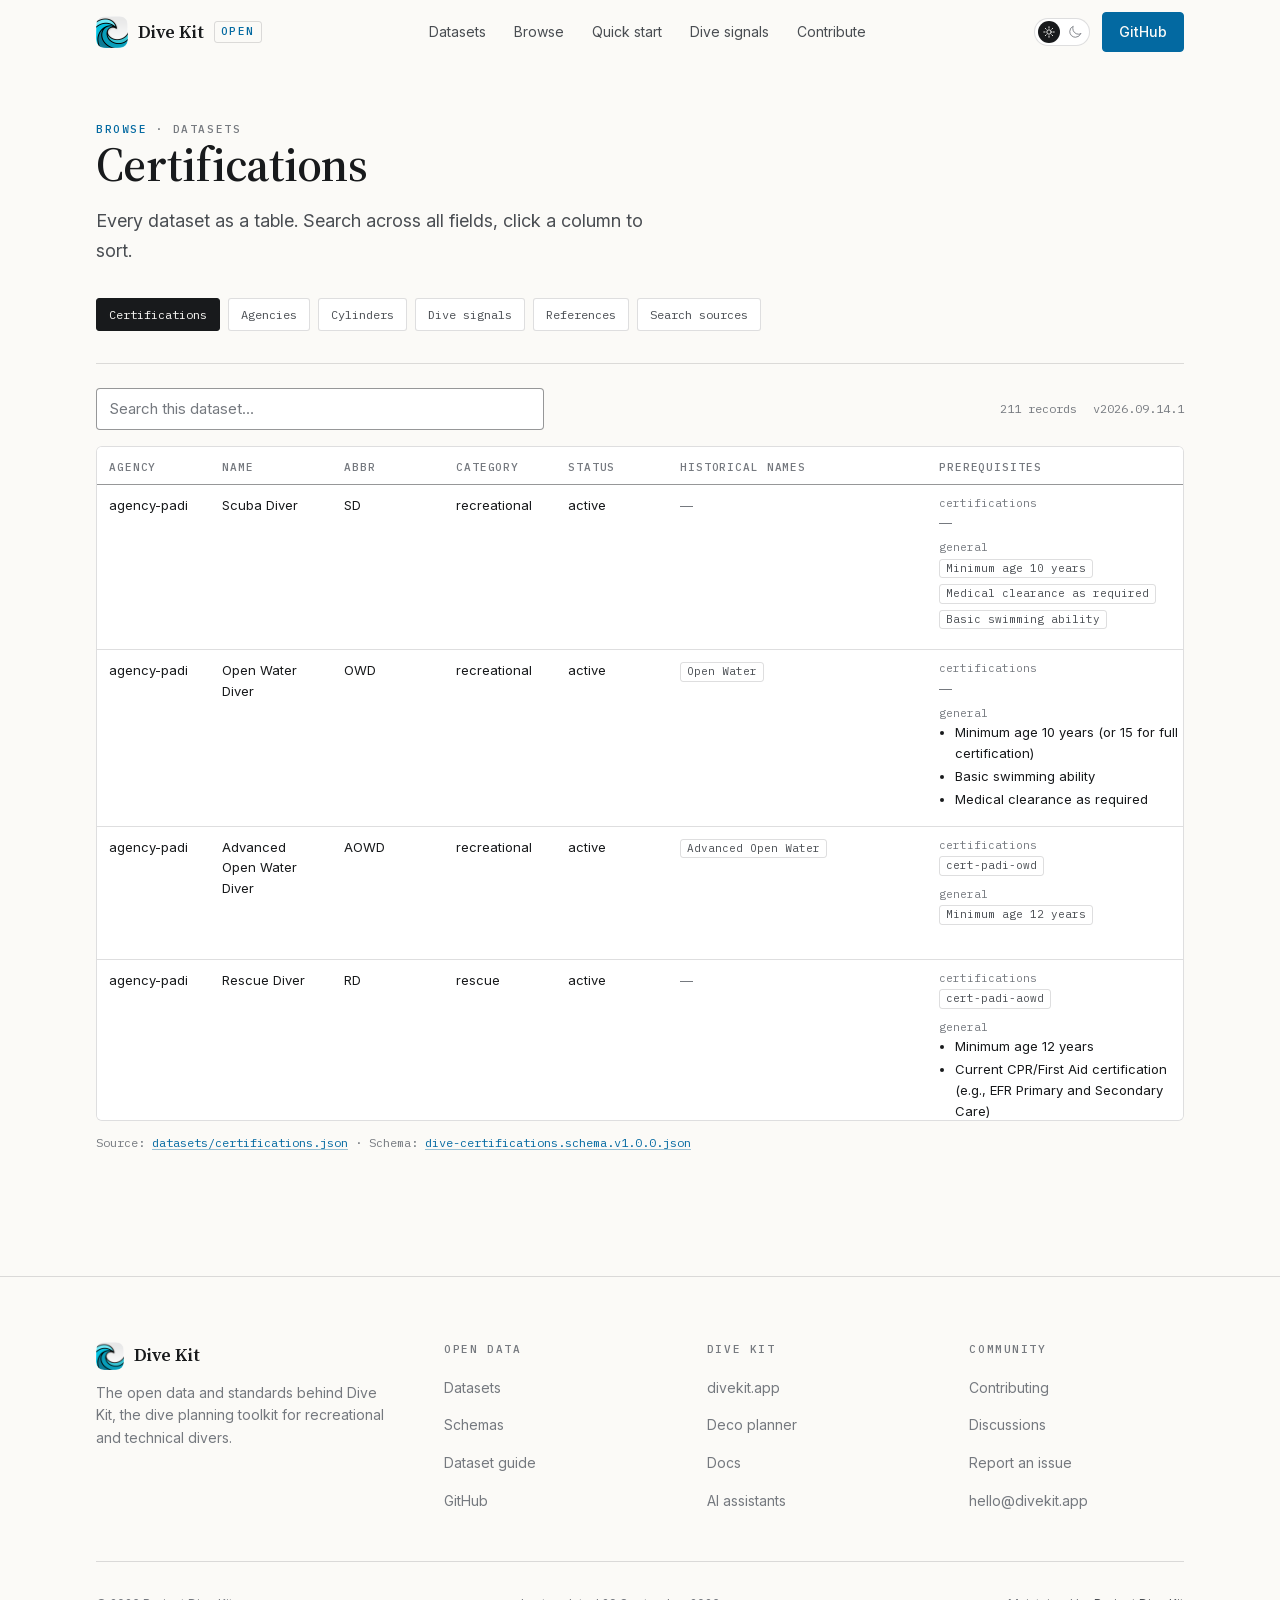
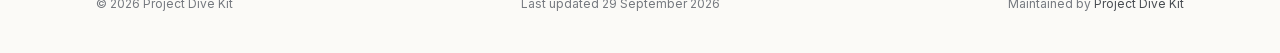
<file: view.html>
<!doctype html>
<html lang="en">
  <head>
    <meta charset="UTF-8" />
    <meta name="viewport" content="width=device-width, initial-scale=1.0" />
    <title>Browse the data · Dive Kit Open</title>
    <meta name="description" content="Browse the Dive Kit open datasets as searchable, sortable tables." />
    <meta name="theme-color" content="#fbfaf7" />
    <link rel="canonical" href="https://open.divekit.app/view.html" />
    <link rel="icon" type="image/png" href="/assets/divekit/favicon.png" media="(prefers-color-scheme: light)" />
    <link rel="icon" type="image/png" href="/assets/divekit/favicon-dark.png" media="(prefers-color-scheme: dark)" />
    <link rel="apple-touch-icon" href="/assets/divekit/apple-touch-icon.png" />
    <script>
      (function () {
        var t = new URLSearchParams(location.search).get('theme');
        if (t === 'dark' || (t !== 'light' && matchMedia('(prefers-color-scheme: dark)').matches))
          document.documentElement.classList.add('dark');
      })();
    </script>
    <link rel="preload" href="/assets/fonts/InterVariable-latin.woff2" as="font" type="font/woff2" crossorigin />
    <link rel="stylesheet" href="/assets/site.css" />
    <style>
      main {
        padding: 2.5rem 0 4rem;
      }
      h1 {
        margin-top: 1rem;
        font-size: 2.25rem;
      }
      @media (min-width: 640px) {
        main {
          padding: 3.5rem 0 5rem;
        }
        h1 {
          font-size: 3rem;
        }
      }
      .lead {
        margin: 1rem 0 0;
      }

      .tabs {
        display: flex;
        flex-wrap: wrap;
        gap: 0.5rem;
        margin: 2rem 0 0;
        padding: 0;
        list-style: none;
      }
      .tabs a {
        display: inline-block;
        border: 1px solid var(--rule);
        background: var(--paper-raised);
        border-radius: 3px;
        padding: 0.375rem 0.75rem;
        font-family: var(--mono);
        font-size: 0.75rem;
        color: var(--ink-secondary);
        text-decoration: none;
        transition: border-color 0.2s, color 0.2s;
      }
      .tabs a:hover {
        border-color: var(--accent);
        color: var(--accent);
      }
      .tabs a[aria-current='page'] {
        background: var(--ink);
        border-color: var(--ink);
        color: var(--paper);
      }

      .toolbar {
        display: flex;
        flex-wrap: wrap;
        align-items: center;
        justify-content: space-between;
        gap: 0.75rem 1.5rem;
        margin: 2rem 0 1rem;
        padding-top: 1.5rem;
        border-top: 1px solid var(--rule);
      }
      .toolbar input {
        flex: 1 1 18rem;
        max-width: 28rem;
        font: inherit;
        font-size: 0.9375rem;
        color: var(--ink);
        background: var(--paper-raised);
        border: 1px solid var(--rule-strong);
        border-radius: 4px;
        padding: 0.5rem 0.75rem;
      }
      .toolbar input::placeholder {
        color: var(--ink-muted);
      }
      .toolbar input:focus {
        outline: 2px solid var(--accent);
        outline-offset: -1px;
        border-color: transparent;
      }
      .toolbar .meta {
        font-family: var(--mono);
        font-size: 0.75rem;
        color: var(--ink-muted);
        display: flex;
        flex-wrap: wrap;
        gap: 0.25rem 1rem;
      }

      .table-scroll {
        overflow: auto;
        max-height: 75vh;
        border: 1px solid var(--rule);
        border-radius: 6px;
        background: var(--paper-raised);
      }
      table {
        border-collapse: collapse;
        font-size: 0.8125rem;
        min-width: 100%;
      }
      th {
        position: sticky;
        top: 0;
        z-index: 1;
        background: var(--paper-raised);
        font-family: var(--mono);
        font-size: 0.6875rem;
        font-weight: 500;
        letter-spacing: 0.08em;
        text-transform: uppercase;
        text-align: left;
        white-space: nowrap;
        color: var(--ink-muted);
        padding: 0.75rem 0.75rem 0.5rem;
        box-shadow: inset 0 -1px 0 var(--rule-strong);
      }
      th button {
        all: unset;
        cursor: pointer;
      }
      th button:hover,
      th[aria-sort] button {
        color: var(--ink);
      }
      th button:focus-visible {
        outline: 2px solid var(--accent);
        outline-offset: 2px;
      }
      th[aria-sort='ascending'] button::after {
        content: ' ↑';
        color: var(--accent);
      }
      th[aria-sort='descending'] button::after {
        content: ' ↓';
        color: var(--accent);
      }
      td {
        padding: 0.625rem 0.75rem;
        border-bottom: 1px solid var(--rule);
        vertical-align: top;
        color: var(--ink);
        min-width: 7rem;
        max-width: 26rem;
      }
      tr:last-child td {
        border-bottom: 0;
      }
      tbody tr:hover td {
        background: var(--accent-wash);
      }
      td.id {
        font-family: var(--mono);
        font-size: 0.75rem;
        color: var(--ink-secondary);
        white-space: nowrap;
        min-width: 0;
      }
      td .none {
        color: var(--ink-muted);
      }
      td ul {
        margin: 0;
        padding-left: 1rem;
      }
      td li + li {
        margin-top: 0.125rem;
      }
      td .tag {
        display: inline-block;
        margin: 0 0.25rem 0.25rem 0;
        padding: 0 0.375rem;
        border: 1px solid var(--rule);
        border-radius: 3px;
        font-family: var(--mono);
        font-size: 0.6875rem;
        color: var(--ink-secondary);
        white-space: nowrap;
      }
      td dl {
        margin: 0;
      }
      td dt {
        font-family: var(--mono);
        font-size: 0.6875rem;
        color: var(--ink-muted);
      }
      td dd {
        margin: 0 0 0.375rem;
      }
      td.num {
        font-family: var(--mono);
        font-variant-numeric: tabular-nums;
        text-align: right;
        white-space: nowrap;
      }
      td a {
        overflow-wrap: anywhere;
      }
      td .art {
        display: block;
        width: 4rem;
        height: 4rem;
        background: var(--ink);
        -webkit-mask: var(--src) center / contain no-repeat;
        mask: var(--src) center / contain no-repeat;
      }
      .status {
        padding: 3rem 1rem;
        text-align: center;
        color: var(--ink-muted);
        font-family: var(--mono);
        font-size: 0.8125rem;
      }
      .files {
        margin-top: 0.75rem;
      }
    </style>
  </head>
  <body>
    <header class="site-header">
      <div class="wrap bar">
        <a class="brand" href="/" aria-label="Dive Kit Open home">
          <img class="logo-light" src="/assets/divekit/logo-squircle-light.png" alt="" width="32" height="32" />
          <img class="logo-dark" src="/assets/divekit/logo-squircle-dark.png" alt="" width="32" height="32" />
          <span class="brand-name">Dive Kit</span>
          <span class="brand-tag">Open</span>
        </a>
        <nav class="nav" aria-label="Sections">
          <a href="/#datasets">Datasets</a>
          <a href="/view.html">Browse</a>
          <a href="/#quick-start">Quick start</a>
          <a href="/#signals">Dive signals</a>
          <a href="/#contribute">Contribute</a>
        </nav>
        <div class="header-actions">
          <button class="theme-switch" role="switch" aria-checked="false" aria-label="Toggle dark mode">
            <span class="thumb"></span>
            <svg class="sun" fill="none" viewBox="0 0 24 24" stroke="currentColor" stroke-width="1.5" aria-hidden="true">
              <path stroke-linecap="round" stroke-linejoin="round" d="M12 3v2.25m6.364.386l-1.591 1.591M21 12h-2.25m-.386 6.364l-1.591-1.591M12 18.75V21m-4.773-4.227l-1.591 1.591M5.25 12H3m4.227-4.773L5.636 5.636M15.75 12a3.75 3.75 0 11-7.5 0 3.75 3.75 0 017.5 0z" />
            </svg>
            <svg class="moon" fill="none" viewBox="0 0 24 24" stroke="currentColor" stroke-width="1.5" aria-hidden="true">
              <path stroke-linecap="round" stroke-linejoin="round" d="M21.752 15.002A9.718 9.718 0 0118 15.75c-5.385 0-9.75-4.365-9.75-9.75 0-1.33.266-2.597.748-3.752A9.753 9.753 0 003 11.25C3 16.635 7.365 21 12.75 21a9.753 9.753 0 009.002-5.998z" />
            </svg>
          </button>
          <a class="btn" href="https://github.com/majani-plus/divekit-open-data">GitHub</a>
        </div>
      </div>
    </header>

    <main>
      <div class="wrap">
        <p class="eyebrow"><span class="num">Browse</span> · Datasets</p>
        <h1 class="display" id="title">Browse the data</h1>
        <p class="lead" id="lead">Every dataset as a table. Search across all fields, click a column to sort.</p>

        <ul class="tabs" id="tabs"></ul>

        <div class="toolbar">
          <input id="q" type="search" placeholder="Search this dataset…" aria-label="Search this dataset" autocomplete="off" />
          <div class="meta" id="meta"></div>
        </div>

        <div class="table-scroll">
          <table>
            <thead><tr id="head"></tr></thead>
            <tbody id="body"></tbody>
          </table>
          <p class="status" id="status">Loading…</p>
        </div>
        <p class="figure-caption files" id="files"></p>
      </div>
    </main>

    <footer class="site-footer">
      <div class="wrap">
        <div class="footer-grid">
          <div>
            <a class="brand" href="https://divekit.app">
              <img class="logo-light" src="/assets/divekit/logo-squircle-light.png" alt="" width="28" height="28" />
              <img class="logo-dark" src="/assets/divekit/logo-squircle-dark.png" alt="" width="28" height="28" />
              <span class="brand-name">Dive Kit</span>
            </a>
            <p>The open data and standards behind Dive Kit, the dive planning toolkit for recreational and technical divers.</p>
          </div>
          <div>
            <h3 class="eyebrow">Open data</h3>
            <ul>
              <li><a href="/#datasets">Datasets</a></li>
              <li><a href="https://github.com/majani-plus/divekit-open-data/tree/main/schemas">Schemas</a></li>
              <li><a href="https://github.com/majani-plus/divekit-open-data/blob/main/docs/DATASETS.md">Dataset guide</a></li>
              <li><a href="https://github.com/majani-plus/divekit-open-data">GitHub</a></li>
            </ul>
          </div>
          <div>
            <h3 class="eyebrow">Dive Kit</h3>
            <ul>
              <li><a href="https://divekit.app">divekit.app</a></li>
              <li><a href="https://divekit.app/deco-planner">Deco planner</a></li>
              <li><a href="https://divekit.app/docs">Docs</a></li>
              <li><a href="https://divekit.app/ai">AI assistants</a></li>
            </ul>
          </div>
          <div>
            <h3 class="eyebrow">Community</h3>
            <ul>
              <li><a href="https://github.com/majani-plus/divekit-open-data/blob/main/CONTRIBUTING.md">Contributing</a></li>
              <li><a href="https://github.com/majani-plus/divekit-open-data/discussions">Discussions</a></li>
              <li><a href="https://github.com/majani-plus/divekit-open-data/issues">Report an issue</a></li>
              <li><a href="mailto:hello@divekit.app">hello@divekit.app</a></li>
            </ul>
          </div>
        </div>
        <div class="footer-bottom">
          <span>&copy; <span data-year>2026</span> Project Dive Kit</span>
          <span>Last updated <time data-updated datetime="2026-09-29">29 September 2026</time></span>
          <span>Maintained by <a href="https://github.com/lazuli-global">Project Dive Kit</a></span>
        </div>
      </div>
    </footer>

    <script src="/assets/site.js"></script>
    <script>
      document.querySelector('[data-year]').textContent = new Date().getFullYear();

      // file = datasets/<file>.json, key = the array of records inside it
      const DATASETS = [
        { file: 'certifications', key: 'certifications', title: 'Certifications' },
        { file: 'agencies', key: 'agencies', title: 'Agencies' },
        { file: 'cylinders', key: 'cylinders', title: 'Cylinders' },
        { file: 'dive-signals', key: 'signals', title: 'Dive signals' },
        { file: 'references', key: 'references', title: 'References' },
        { file: 'search-sources', key: 'sources', title: 'Search sources' },
      ];

      const $ = (id) => document.getElementById(id);
      const params = new URLSearchParams(location.search);
      const ds = DATASETS.find((d) => d.file === params.get('d')) || DATASETS[0];
      let rows = [];
      let columns = [];
      let sort = null; // { col, dir: 1 | -1 }

      const el = (tag, props = {}, ...kids) => {
        const n = Object.assign(document.createElement(tag), props);
        n.append(...kids);
        return n;
      };
      const none = () => el('span', { className: 'none', textContent: '—' });
      const isUrl = (v) => typeof v === 'string' && /^https?:\/\//.test(v);
      const link = (href) => {
        const u = new URL(href);
        return el('a', { href, rel: 'noopener', textContent: u.hostname.replace(/^www\./, '') + (u.pathname.length > 1 ? '/…' : '') });
      };

      // Render any JSON value as cell content. textContent only: records come from contributors.
      function render(value, col) {
        if (value === null || value === undefined || value === '') return none();
        if (col === 'image' && typeof value === 'string' && value.endsWith('.svg')) {
          const art = el('span', { className: 'art', role: 'img', ariaLabel: 'Illustration' });
          art.style.setProperty('--src', `url("/${value.replace(/"/g, '')}")`);
          return el('a', { href: '/' + value, title: value }, art);
        }
        if (typeof value === 'boolean') return document.createTextNode(value ? 'Yes' : 'No');
        if (isUrl(value)) return link(value);
        if (Array.isArray(value)) {
          if (!value.length) return none();
          // Short id-like strings read best as tags, longer text as a list
          if (value.every((v) => typeof v === 'string' && v.length <= 32 && !isUrl(v)))
            return el('div', {}, ...value.map((v) => el('span', { className: 'tag', textContent: v })));
          return el('ul', {}, ...value.map((v) => el('li', {}, render(v))));
        }
        if (typeof value === 'object') {
          const entries = Object.entries(value);
          if (!entries.length) return none();
          return el('dl', {}, ...entries.flatMap(([k, v]) => [el('dt', { textContent: k }), el('dd', {}, render(v, k))]));
        }
        return document.createTextNode(String(value));
      }

      function draw() {
        const q = $('q').value.trim().toLowerCase();
        let shown = q ? rows.filter((r) => r._text.includes(q)) : rows.slice();
        if (sort) {
          const { col, dir } = sort;
          const key = (r) => {
            const v = r.data[col];
            return v === null || v === undefined ? '' : typeof v === 'object' ? JSON.stringify(v) : v;
          };
          shown.sort((a, b) => {
            const x = key(a), y = key(b);
            if (x === '' || y === '') return x === y ? 0 : x === '' ? 1 : -1; // blanks last
            return (typeof x === 'number' && typeof y === 'number' ? x - y : String(x).localeCompare(String(y), 'en', { numeric: true })) * dir;
          });
        }

        $('head').querySelectorAll('th').forEach((th) => {
          if (sort && th.dataset.col === sort.col) th.setAttribute('aria-sort', sort.dir > 0 ? 'ascending' : 'descending');
          else th.removeAttribute('aria-sort');
        });

        const frag = document.createDocumentFragment();
        for (const r of shown) {
          frag.append(
            el('tr', {}, ...columns.map((c) => {
              const v = r.data[c];
              const td = el('td', {}, render(v, c));
              if (c === 'id') td.className = 'id';
              else if (typeof v === 'number') td.className = 'num';
              return td;
            })),
          );
        }
        $('body').replaceChildren(frag);
        $('status').hidden = shown.length > 0;
        $('status').textContent = 'No records match.';
        $('meta').firstChild.textContent = q ? `${shown.length} of ${rows.length} records` : `${rows.length} records`;

        const url = new URL(location.href);
        url.searchParams.set('d', ds.file);
        q ? url.searchParams.set('q', $('q').value) : url.searchParams.delete('q');
        history.replaceState(null, '', url);
      }

      $('tabs').append(
        ...DATASETS.map((d) => {
          const url = new URL(location.href);
          url.searchParams.set('d', d.file);
          url.searchParams.delete('q');
          const a = el('a', { href: url.pathname + url.search, textContent: d.title });
          if (d === ds) a.setAttribute('aria-current', 'page');
          return el('li', {}, a);
        }),
      );
      $('title').textContent = ds.title;
      document.title = `${ds.title} · Dive Kit Open`;
      $('q').value = params.get('q') || '';

      fetch(`/datasets/${ds.file}.json`)
        .then((r) => {
          if (!r.ok) throw new Error(r.status);
          return r.json();
        })
        .then((data) => {
          const records = data[ds.key] || [];
          // Columns: every key used by any record, in first-seen order; the id goes last,
          // so the name or title leads on a phone
          const seen = new Set();
          records.forEach((rec) => Object.keys(rec).forEach((k) => seen.add(k)));
          columns = [...seen].filter((c) => c !== 'id');
          if (seen.has('id')) columns.push('id');
          rows = records.map((rec) => ({ data: rec, _text: JSON.stringify(rec).toLowerCase() }));

          $('head').append(
            ...columns.map((c) => {
              const th = el('th', { scope: 'col' }, el('button', { type: 'button', textContent: c.replace(/_/g, ' ') }));
              th.dataset.col = c;
              th.firstChild.addEventListener('click', () => {
                sort = sort && sort.col === c ? (sort.dir > 0 ? { col: c, dir: -1 } : null) : { col: c, dir: 1 };
                draw();
              });
              return th;
            }),
          );
          $('meta').append(el('span'), el('span', { textContent: `v${data.meta?.version ?? '—'}` }));
          $('files').append(
            'Source: ',
            el('a', { href: `/datasets/${ds.file}.json`, textContent: `datasets/${ds.file}.json` }),
          );
          if (isUrl(data.$schema))
            $('files').append(' · Schema: ', el('a', { href: data.$schema, textContent: data.$schema.split('/').pop() }));
          $('q').addEventListener('input', draw);
          draw();
        })
        .catch(() => {
          $('status').textContent = `Could not load datasets/${ds.file}.json.`;
        });
    </script>
  </body>
</html>
</file>
<file: assets/site.css>
/* Dive Kit Open: the divekit.app editorial "paper & ink" system, hand-ported
   from divekit-web (src/styles/global.css) so both sites read as one. */

@font-face {
  font-family: "Inter";
  font-style: normal;
  font-weight: 400 800;
  font-display: swap;
  src: url("/assets/fonts/InterVariable-latin.woff2") format("woff2");
}
@font-face {
  font-family: "Source Serif 4";
  font-style: normal;
  font-weight: 400 700;
  font-display: swap;
  src: url("/assets/fonts/SourceSerif4Variable-latin.woff2") format("woff2");
}
@font-face {
  font-family: "IBM Plex Mono";
  font-style: normal;
  font-weight: 400;
  font-display: swap;
  src: url("/assets/fonts/IBMPlexMono-Regular-latin.woff2") format("woff2");
}
@font-face {
  font-family: "IBM Plex Mono";
  font-style: normal;
  font-weight: 500;
  font-display: swap;
  src: url("/assets/fonts/IBMPlexMono-Medium-latin.woff2") format("woff2");
}

:root {
  color-scheme: light;
  --paper: #fbfaf7;
  --paper-raised: #ffffff;
  --paper-tint: #f3f1ec;
  --ink: #181a1c;
  --ink-secondary: #494d52;
  --ink-muted: #75797f;
  --rule: rgb(24 26 28 / 0.14);
  --rule-strong: rgb(24 26 28 / 0.45);
  --accent: #0369a1;
  --accent-strong: #075985;
  --accent-wash: rgb(3 105 161 / 0.06);
  --sans: "Inter", ui-sans-serif, system-ui, -apple-system, sans-serif;
  --serif: "Source Serif 4", Georgia, "Times New Roman", serif;
  --mono: "IBM Plex Mono", ui-monospace, "SF Mono", Menlo, monospace;
}

/* Night reading: warm charcoal, not blue-black */
.dark {
  color-scheme: dark;
  --paper: #14161a;
  --paper-raised: #1a1d22;
  --paper-tint: #20242b;
  --ink: #e7e4dd;
  --ink-secondary: #b4b1aa;
  --ink-muted: #84827c;
  --rule: rgb(231 228 221 / 0.14);
  --rule-strong: rgb(231 228 221 / 0.45);
  --accent: #38bdf8;
  --accent-strong: #7dd3fc;
  --accent-wash: rgb(56 189 248 / 0.08);
}

*,
*::before,
*::after {
  box-sizing: border-box;
}

html {
  scroll-behavior: smooth;
  scroll-padding-top: 5rem;
  background: var(--paper);
  color: var(--ink);
}

body {
  margin: 0;
  font-family: var(--sans);
  font-size: 1rem;
  line-height: 1.6;
  background: var(--paper);
  color: var(--ink);
  -webkit-font-smoothing: antialiased;
  -moz-osx-font-smoothing: grayscale;
  overflow-x: clip;
}

@media (prefers-reduced-motion: reduce) {
  html {
    scroll-behavior: auto;
  }
  *,
  *::before,
  *::after {
    animation-duration: 0.01ms !important;
    transition-duration: 0.01ms !important;
  }
}

::selection {
  background: var(--accent-wash);
  color: var(--ink);
}

a {
  color: var(--accent);
  text-decoration: none;
}
a:hover {
  color: var(--accent-strong);
}
p a,
li a,
td a {
  text-decoration: underline;
  text-underline-offset: 2px;
  text-decoration-color: color-mix(in srgb, currentColor 40%, transparent);
}

:focus-visible {
  outline: 2px solid var(--accent);
  outline-offset: 2px;
}

img {
  max-width: 100%;
}

.wrap {
  max-width: 72rem;
  margin: 0 auto;
  padding: 0 1rem;
}
@media (min-width: 640px) {
  .wrap {
    padding: 0 1.5rem;
  }
}
@media (min-width: 1024px) {
  .wrap {
    padding: 0 2rem;
  }
}

/* ===== Editorial primitives ===== */
.display {
  font-family: var(--serif);
  font-weight: 560;
  letter-spacing: -0.015em;
  line-height: 1.08;
  font-optical-sizing: auto;
  color: var(--ink);
  margin: 0;
}

.eyebrow {
  font-family: var(--mono);
  font-size: 0.6875rem;
  font-weight: 500;
  letter-spacing: 0.14em;
  text-transform: uppercase;
  color: var(--ink-muted);
  margin: 0;
}
.eyebrow .num {
  color: var(--accent);
}

.lead {
  font-size: 1.125rem;
  line-height: 1.65;
  color: var(--ink-secondary);
  max-width: 52ch;
}

.muted {
  color: var(--ink-secondary);
}

.figure-caption {
  font-family: var(--mono);
  font-size: 0.75rem;
  line-height: 1.6;
  color: var(--ink-muted);
}
.figure-caption b {
  font-weight: 400;
  color: var(--ink-secondary);
}

code,
pre {
  font-family: var(--mono);
  font-size: 0.8125rem;
}
:not(pre) > code {
  background: var(--paper-tint);
  border: 1px solid var(--rule);
  border-radius: 4px;
  padding: 0.05em 0.35em;
  color: var(--ink-secondary);
}
pre {
  margin: 0;
  padding: 1rem 1.125rem;
  background: var(--paper-raised);
  border: 1px solid var(--rule);
  border-radius: 6px;
  overflow-x: auto;
  line-height: 1.65;
  color: var(--ink);
}
pre .c {
  color: var(--ink-muted);
}
pre .k {
  color: var(--accent);
}

/* Buttons: square-ish, flat, one accent */
.btn {
  display: inline-flex;
  align-items: center;
  gap: 0.5rem;
  padding: 0.625rem 1.125rem;
  border-radius: 4px;
  border: 1px solid var(--accent);
  background: var(--accent);
  color: var(--paper);
  font-size: 0.875rem;
  font-weight: 500;
  transition: background-color 0.2s, border-color 0.2s, color 0.2s;
}
.btn:hover {
  background: var(--accent-strong);
  border-color: var(--accent-strong);
  color: var(--paper);
}
.btn.ghost {
  background: var(--paper-raised);
  border-color: var(--rule-strong);
  color: var(--ink);
}
.btn.ghost:hover {
  background: var(--paper-tint);
  color: var(--ink);
}
.btn svg {
  width: 1rem;
  height: 1rem;
}

/* ===== Header ===== */
.site-header {
  position: sticky;
  top: 0;
  z-index: 50;
  border-bottom: 1px solid transparent;
  background: var(--paper);
  transition: border-color 0.3s;
}
.site-header.scrolled {
  border-bottom-color: var(--rule);
}
.site-header .bar {
  display: flex;
  align-items: center;
  justify-content: space-between;
  gap: 1rem;
  height: 4rem;
}
.brand {
  display: flex;
  align-items: center;
  gap: 0.625rem;
  color: var(--ink);
  white-space: nowrap;
}
.brand:hover {
  color: var(--ink);
}
.brand img {
  width: 2rem;
  height: 2rem;
  border-radius: 0.5rem;
}
.brand-name {
  font-family: var(--serif);
  font-size: 1.125rem;
  font-weight: 600;
  letter-spacing: -0.01em;
}
.brand-tag {
  font-family: var(--mono);
  font-size: 0.6875rem;
  font-weight: 500;
  letter-spacing: 0.12em;
  text-transform: uppercase;
  color: var(--accent);
  border: 1px solid var(--rule);
  border-radius: 3px;
  padding: 0.1rem 0.4rem;
}
.logo-dark {
  display: none;
}
.dark .logo-light {
  display: none;
}
.dark .logo-dark {
  display: inline;
}

.nav {
  display: none;
  gap: 1.75rem;
  font-size: 0.875rem;
}
.nav a {
  color: var(--ink-secondary);
  transition: color 0.2s;
}
.nav a:hover {
  color: var(--ink);
}
.header-actions {
  display: flex;
  align-items: center;
  gap: 0.75rem;
}
.header-actions .btn {
  display: none;
}
@media (min-width: 900px) {
  .nav {
    display: flex;
  }
  .header-actions .btn {
    display: inline-flex;
    padding: 0.5rem 1rem;
  }
}

/* Theme switch: compact pill, sliding thumb */
.theme-switch {
  position: relative;
  width: 56px;
  height: 28px;
  flex: none;
  border-radius: 9999px;
  border: 1px solid var(--rule);
  background: var(--paper-raised);
  cursor: pointer;
  padding: 0;
  transition: border-color 0.2s;
}
.theme-switch:hover {
  border-color: var(--rule-strong);
}
.theme-switch .thumb {
  position: absolute;
  top: 2px;
  left: 3px;
  width: 22px;
  height: 22px;
  border-radius: 9999px;
  background: var(--ink);
  transition: transform 0.25s ease;
}
.dark .theme-switch .thumb {
  transform: translateX(26px);
}
.theme-switch svg {
  position: absolute;
  top: 50%;
  transform: translateY(-50%);
  width: 14px;
  height: 14px;
  pointer-events: none;
}
.theme-switch .sun {
  left: 7px;
  color: var(--paper);
}
.theme-switch .moon {
  right: 7px;
  color: var(--ink-muted);
}
.dark .theme-switch .sun {
  color: var(--ink-muted);
}
.dark .theme-switch .moon {
  color: var(--paper);
}

/* ===== Footer ===== */
.site-footer {
  border-top: 1px solid var(--rule);
  padding: 4rem 0 2.5rem;
  margin-top: 2rem;
}
.footer-grid {
  display: grid;
  gap: 3rem;
  grid-template-columns: 1fr;
}
/* Phones: brand across the top, Open data on the left, Dive Kit above Community on the right. */
@media (max-width: 767px) {
  .site-footer {
    padding-bottom: calc(4rem + env(safe-area-inset-bottom, 0px));
  }
  .footer-grid {
    grid-template-columns: 1fr 1fr;
    column-gap: 1.5rem;
  }
  .footer-grid > :first-child {
    grid-column: 1 / -1;
  }
  .footer-grid > :nth-child(2) {
    grid-column: 1;
    grid-row: 2 / span 2;
  }
  .footer-grid > :nth-child(3) {
    grid-column: 2;
    grid-row: 2;
  }
  .footer-grid > :nth-child(4) {
    grid-column: 2;
    grid-row: 3;
  }
}
@media (min-width: 768px) {
  .footer-grid {
    grid-template-columns: 1.4fr 1fr 1fr 1fr;
  }
}
.footer-grid p {
  font-size: 0.875rem;
  color: var(--ink-muted);
  margin: 0.75rem 0 0;
  max-width: 32ch;
}
.footer-grid .brand img {
  width: 1.75rem;
  height: 1.75rem;
}
.footer-grid ul {
  list-style: none;
  margin: 1rem 0 0;
  padding: 0;
  display: grid;
  gap: 0.75rem;
}
.footer-grid ul a {
  font-size: 0.875rem;
  color: var(--ink-muted);
  text-decoration: none;
  transition: color 0.2s;
}
.footer-grid ul a:hover {
  color: var(--ink-secondary);
}
.footer-bottom {
  margin-top: 3rem;
  padding-top: 2rem;
  border-top: 1px solid var(--rule);
  display: flex;
  flex-wrap: wrap;
  gap: 0.5rem 1.5rem;
  justify-content: space-between;
  font-size: 0.75rem;
  color: var(--ink-muted);
}
.footer-bottom a {
  color: var(--ink-secondary);
  text-decoration: none;
}
</file>
